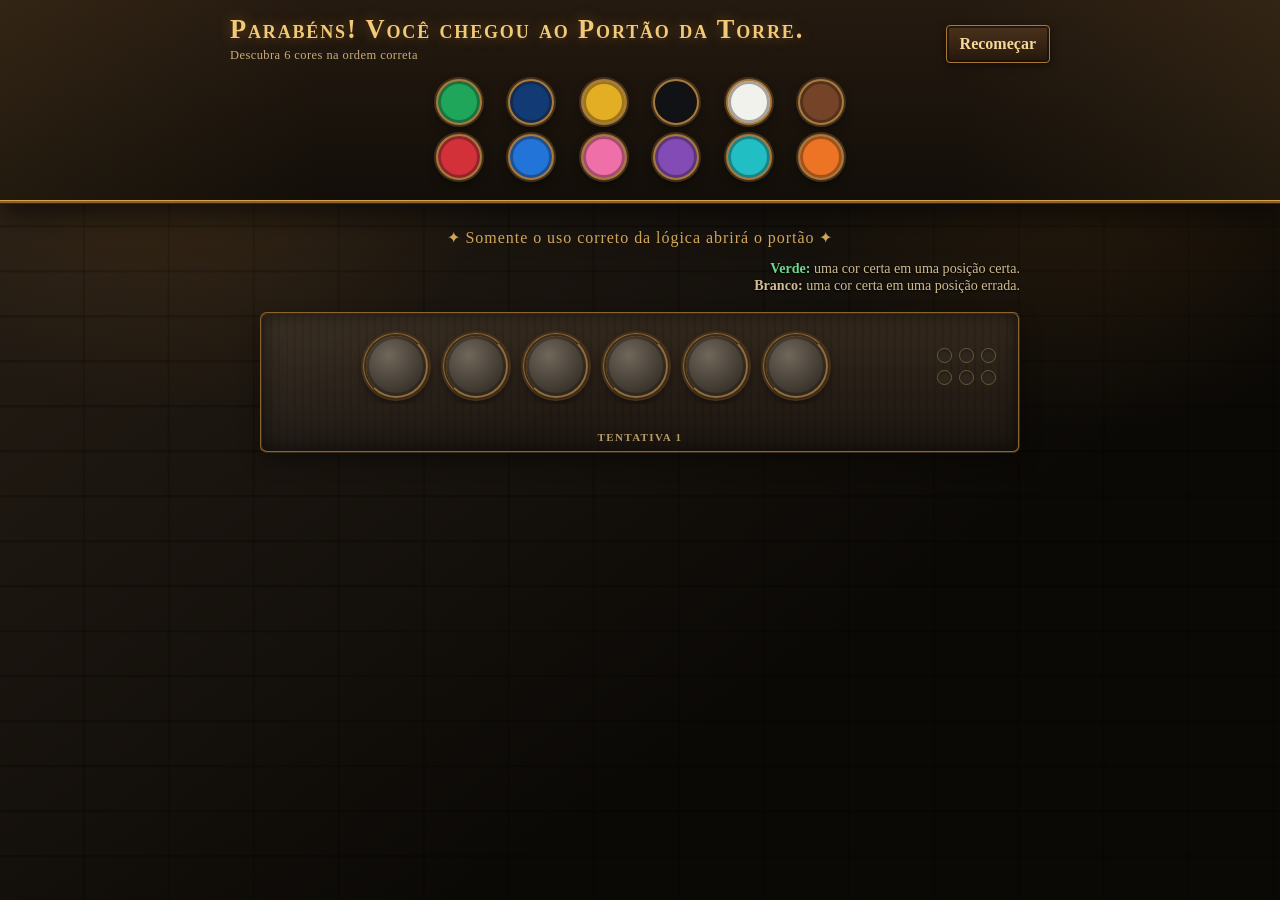
<file: index.html>
<!DOCTYPE html>
<html lang="pt-BR">
<head>
  <meta charset="UTF-8">
  <meta name="viewport" content="width=device-width, initial-scale=1.0, viewport-fit=cover">
  <meta name="theme-color" content="#15100b">
  <title>O Portão das Cores</title>
  <link rel="stylesheet" href="style.css">
</head>
<body>
  <header class="palette-shell">
    <div class="topbar">
      <div>
        <h1>Parabéns! Você chegou ao Portão da Torre.</h1>
        <p class="subtitle" id="gameSubtitle">Descubra as cores na ordem correta para abrí-lo.</p>
      </div>
      <button class="restart" id="restart" type="button">Recomeçar</button>
    </div>
    <div class="palette" id="palette" aria-label="Cores disponíveis"></div>
  </header>

  <main>
    <p class="instructions"><strong>Verde:</strong> uma cor certa em uma posição certa.<br> <strong>Branco:</strong> uma cor certa em uma posição errada.</p>
    <section id="board" aria-live="polite" aria-label="Tentativas"></section>
  </main>

  <canvas id="confetti" aria-hidden="true"></canvas>

  <div class="modal" id="victoryModal" role="dialog" aria-modal="true" aria-labelledby="victoryTitle">
    <div class="victory-card">
      <section class="victory-upper">
        <h2 id="victoryTitle">O PORTÃO FOI ABERTO!</h2>
        <img class="victory-gif" src="Portao_da_Torre.gif" alt="Portão medieval se abrindo e revelando a passagem para a torre">
      </section>
      <section class="victory-lower">
        <div class="solution" id="solution" aria-label="Sequência correta de cores e números"></div>
        <p class="victory-message">Memorize esta sequencia, junte os fragmentos de cada escudo, monte a chave e desperte o <br><a class="book-link" id="bookLink" href="LivroEnigmas.html">Livro dos Enigmas</a></p>
        
      </section>
    </div>
  </div>

  <script src="script.js"></script>
</body>
</html>
</file>
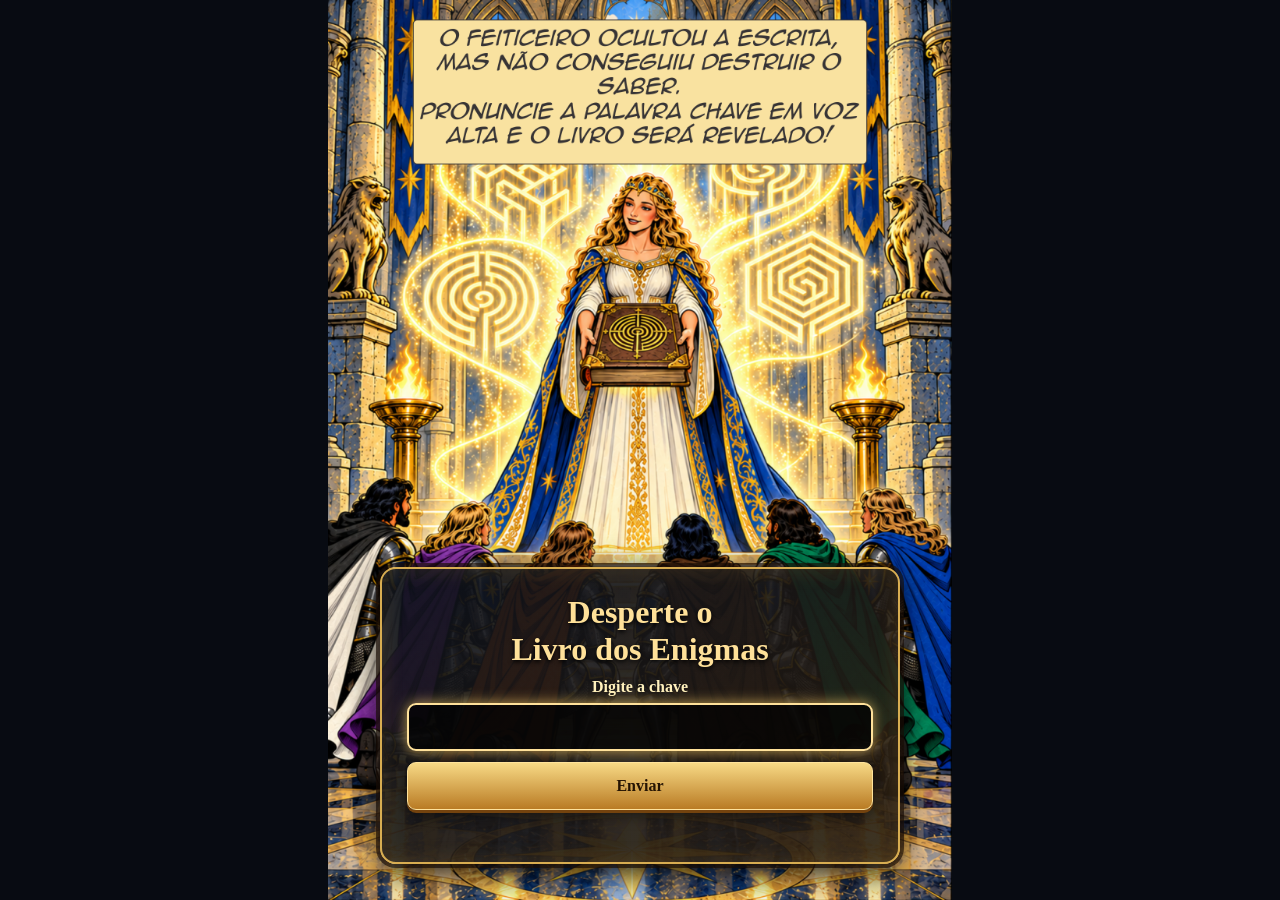
<file: LivroEnigmas.html>
<!DOCTYPE html>
<html lang="pt-BR">
<head>
  <meta charset="UTF-8">
  <meta name="viewport" content="width=device-width, initial-scale=1.0, viewport-fit=cover">
  <meta name="theme-color" content="#10151f">
  <title>O Livro dos Enigmas</title>
  <link rel="stylesheet" href="livro-enigmas.css">
</head>
<body>
  <main class="book-scene" id="bookScene">
    <img class="scene-image princess-image" src="princesa_final.png" alt="A princesa apresenta o Livro dos Enigmas aos cavaleiros">
    <div class="darkness" aria-hidden="true"></div>
    <div class="lightning" aria-hidden="true"></div>

    <section class="password-panel" id="passwordPanel" aria-labelledby="passwordTitle">
      <h1 id="passwordTitle">Desperte o <br>Livro dos Enigmas</h1>
      <label for="bookPassword">Digite a chave</label>
      <input id="bookPassword" type="text" autocomplete="off" autocapitalize="characters" spellcheck="false" maxlength="60">
      <button id="openBook" type="button">Enviar</button>
      <p class="status" id="passwordStatus" aria-live="polite"></p>
    </section>

    <section class="wizard-layer" id="wizardLayer" aria-hidden="true">
      <img class="wizard-image" src="feiticeiro.png" alt="O feiticeiro surge em meio a raios verdes e roxos">
      <p>Esta não é a chave.<br>Tente novamente!</p>
    </section>
  </main>

  <script src="livro-enigmas.js"></script>
</body>
</html>
</file>
<file: style.css>
:root {
  color-scheme: dark;
  --bg-1: #090a0d;
  --bg-2: #1b1e25;
  --panel: rgba(30, 33, 41, .92);
  --line: rgba(255, 255, 255, .12);
  --text: #f7f7f8;
  --muted: #a9adb8;
  --slot: #555a63;
  --accent: #63e6be;
  --correct: #35d07f;
  --size: clamp(42px, 10vw, 66px);
}

.book-link {
  display: inline-flex;
  align-items: center;
  justify-content: center;
  min-height: 44px;
  margin-top: 12px;
  padding: 9px 20px;
  border: 1px solid #ffe39b;
  border-radius: 8px;
  color: #241503;
  background: linear-gradient(#f6d77c, #bc7c24);
  font-weight: 800;
  text-decoration: none;
  box-shadow: 0 3px 0 #75430c;
}

* { box-sizing: border-box; }

html { min-height: 100%; background: var(--bg-1); }

body {
  margin: 0;
  min-height: 100vh;
  min-height: 100dvh;
  overflow-x: hidden;
  background:
    radial-gradient(circle at 20% 0%, rgba(75, 82, 104, .18), transparent 34%),
    linear-gradient(145deg, var(--bg-2), var(--bg-1) 66%);
  color: var(--text);
  font-family: Inter, ui-sans-serif, system-ui, -apple-system, BlinkMacSystemFont, "Segoe UI", sans-serif;
}

button { font: inherit; }

.palette-shell {
  position: sticky;
  z-index: 20;
  top: 0;
  padding: max(14px, env(safe-area-inset-top)) 14px 14px;
  border-bottom: 1px solid var(--line);
  background: rgba(12, 14, 18, .9);
  box-shadow: 0 10px 28px rgba(0, 0, 0, .28);
  backdrop-filter: blur(15px);
  -webkit-backdrop-filter: blur(15px);
}

.topbar {
  display: flex;
  align-items: end;
  justify-content: space-between;
  width: min(820px, 100%);
  margin: 0 auto 12px;
  gap: 12px;
}

h1 { margin: 0; font-size: clamp(1.15rem, 4vw, 1.65rem); letter-spacing: .02em; }
.subtitle { margin: 3px 0 0; color: var(--muted); font-size: .78rem; }

.restart {
  min-height: 38px;
  padding: 8px 13px;
  border: 1px solid var(--line);
  border-radius: 10px;
  background: rgba(255, 255, 255, .06);
  color: var(--text);
  cursor: pointer;
}

.restart:hover { background: rgba(255, 255, 255, .11); }

.palette {
  display: grid;
  grid-template-columns: repeat(6, minmax(38px, 1fr));
  grid-template-rows: repeat(2, auto);
  justify-items: center;
  width: min(430px, 100%);
  margin: 0 auto;
  gap: 9px;
  overflow-x: visible;
  padding: 4px 2px 7px;
  scrollbar-width: thin;
}

.color-choice, .slot, .solution-dot {
  position: relative;
  border-radius: 50%;
  box-shadow: inset 0 0 0 1px rgba(255, 255, 255, .24), 0 4px 12px rgba(0, 0, 0, .3);
}

.color-choice {
  width: 46px;
  aspect-ratio: 1;
  border: 2px solid rgba(255, 255, 255, .3);
  cursor: pointer;
  transition: transform .15s ease, opacity .15s ease, box-shadow .15s ease;
}

.color-choice:hover, .color-choice:focus-visible {
  transform: translateY(-3px) scale(1.06);
  outline: none;
  box-shadow: 0 0 0 3px rgba(255, 255, 255, .85), 0 8px 18px rgba(0, 0, 0, .38);
}

.color-choice.used { opacity: .28; transform: scale(.88); cursor: not-allowed; }

main { width: min(760px, calc(100% - 24px)); margin: 0 auto; padding: 24px 0 80px; }

.instructions { margin: 0 0 18px; color: var(--muted); text-align: center; font-size: .88rem; }
#board { display: grid; gap: 12px; }

.attempt {
  display: grid;
  grid-template-columns: minmax(0, 1fr) auto;
  align-items: center;
  gap: clamp(12px, 4vw, 30px);
  min-height: calc(var(--size) + 30px);
  padding: 14px clamp(12px, 4vw, 22px);
  border: 1px solid var(--line);
  border-radius: 18px;
  background: linear-gradient(145deg, rgba(255,255,255,.065), rgba(255,255,255,.025));
  box-shadow: 0 10px 30px rgba(0, 0, 0, .2);
  animation: reveal .28s ease both;
}

@keyframes reveal { from { opacity: 0; transform: translateY(-8px); } }

.slots {
  display: flex;
  justify-content: flex-start;
  gap: clamp(6px, 2vw, 14px);
  min-width: 0;
  overflow-x: auto;
  padding: 5px;
  scrollbar-width: thin;
}

.slot {
  width: var(--size);
  height: var(--size);
  flex: 0 0 var(--size);
  border: 2px solid rgba(255, 255, 255, .16);
  background: var(--slot);
  cursor: pointer;
  transition: background .18s ease, transform .16s ease, box-shadow .18s ease;
}

.slot:hover:not(:disabled) { transform: scale(1.04); }
.slot.selected {
  border-color: rgba(255, 255, 255, .95);
  box-shadow: 0 0 0 3px rgba(99, 230, 190, .45), 0 0 22px rgba(99, 230, 190, .34);
  animation: pulse 1.3s ease-in-out infinite;
}

@keyframes pulse { 50% { box-shadow: 0 0 0 5px rgba(99, 230, 190, .18), 0 0 27px rgba(99, 230, 190, .4); } }

.slot:disabled { cursor: default; }

.hints {
  display: grid;
  grid-template-columns: repeat(var(--hint-columns, 3), 15px);
  justify-content: center;
  align-content: center;
  gap: 7px;
  width: max-content;
  min-width: 44px;
  min-height: 44px;
}

.hint {
  width: 15px;
  height: 15px;
  border: 1px solid rgba(255, 255, 255, .16);
  border-radius: 50%;
  background: #3f434b;
  box-shadow: inset 0 1px 3px rgba(0,0,0,.5);
  opacity: .8;
}

.hint.correct { background: var(--correct); border-color: #93f2bd; opacity: 1; box-shadow: 0 0 10px rgba(53,208,127,.55); }
.hint.present { background: #d0bc91; border-color: #fff; opacity: 1; box-shadow: 0 0 9px rgba(255,255,255,.42); }

.attempt-number { grid-column: 1 / -1; margin: -3px 0 -6px; color: #777d88; font-size: .69rem; text-align: center; letter-spacing: .12em; text-transform: uppercase; }

.modal {
  position: fixed;
  z-index: 100;
  inset: 0;
  display: grid;
  place-items: center;
  padding: 20px;
  background: rgba(3, 4, 7, .76);
  backdrop-filter: blur(9px);
  -webkit-backdrop-filter: blur(9px);
  opacity: 0;
  visibility: hidden;
  transition: opacity .25s ease, visibility .25s ease;
}

.modal.show { opacity: 1; visibility: visible; }

.victory-card {
  width: min(520px, 100%);
  padding: clamp(27px, 7vw, 46px) 22px 28px;
  border: 1px solid rgba(255, 255, 255, .24);
  border-radius: 25px;
  background: linear-gradient(145deg, #2b303a, #15181e);
  box-shadow: 0 30px 80px rgba(0, 0, 0, .6), 0 0 40px rgba(99,230,190,.12);
  text-align: center;
  transform: scale(.85);
  transition: transform .35s cubic-bezier(.2, .9, .3, 1.2);
}

.modal.show .victory-card { transform: scale(1); }
.victory-card h2 { margin: 0 0 22px; font-size: clamp(2rem, 8vw, 3.3rem); line-height: 1; }
.solution { display: flex; justify-content: center; gap: clamp(5px, 1.8vw, 12px); margin: 0 auto 24px; }
.solution-dot {
  display: grid;
  place-items: center;
  width: clamp(30px, 9vw, 52px);
  aspect-ratio: 1;
  font-size: clamp(1.5rem, 4vw, 2rem);
  font-weight: 800;
  line-height: 1;
  text-shadow: 0 1px 2px rgba(0, 0, 0, .28);
}
.victory-card p { margin: 0; color: #d7dae0; font-size: clamp(1rem, 3.7vw, 1.22rem); line-height: 1.45; }

#confetti { position: fixed; z-index: 90; inset: 0; width: 100%; height: 100%; pointer-events: none; }

@media (max-width: 620px) {
  :root { --size: clamp(28px, 9vw, 36px); }
  .palette-shell { padding-inline: 10px; padding-bottom: 10px; }
  .topbar { margin-bottom: 8px; }
  .palette {
    grid-template-columns: repeat(6, minmax(0, 1fr));
    grid-template-rows: repeat(2, auto);
    justify-items: center;
    gap: 7px 5px;
    overflow-x: visible;
    padding: 2px 0 4px;
  }
  .color-choice { width: clamp(34px, 10.5vw, 40px); }
  main { width: min(100% - 16px, 760px); padding-top: 16px; }
  .instructions { margin-bottom: 12px; font-size: .78rem; }
  .attempt { min-height: calc(var(--size) + 24px); padding: 10px 4px; gap: 4px; }
  .slots { gap: 3px; padding: 4px 1px; overflow-x: hidden; }
  .hints { grid-template-columns: repeat(var(--hint-columns, 3), 12px); gap: 5px; min-width: 36px; }
  .hint { width: 12px; height: 12px; }
  .subtitle { display: none; }
}

@media (min-width: 621px) {
  .slots { justify-content: center; }
}

@media (prefers-reduced-motion: reduce) {
  *, *::before, *::after { animation-duration: .01ms !important; animation-iteration-count: 1 !important; transition-duration: .01ms !important; }
}

/* Tema medieval */
:root {
  --bg-1: #090704;
  --bg-2: #21170e;
  --panel: rgba(29, 21, 14, .94);
  --line: rgba(195, 139, 55, .38);
  --text: #f3dfb0;
  --muted: #c5aa7a;
  --slot: #50473b;
  --accent: #d9a54d;
  --correct: #35a95d;
}

body {
  background:
    radial-gradient(circle at 14% 8%, rgba(213, 133, 38, .16), transparent 25%),
    radial-gradient(circle at 86% 12%, rgba(213, 133, 38, .13), transparent 24%),
    repeating-linear-gradient(0deg, transparent 0 42px, rgba(0,0,0,.24) 43px 45px),
    repeating-linear-gradient(90deg, transparent 0 82px, rgba(0,0,0,.18) 83px 85px),
    linear-gradient(145deg, #2a2118, #0b0906 68%);
  font-family: Georgia, "Times New Roman", serif;
}

body::before {
  content: "";
  position: fixed;
  inset: 0;
  z-index: -1;
  pointer-events: none;
  opacity: .32;
  background-image:
    radial-gradient(circle at 10% 18%, #f29a2e 0 2px, transparent 3px),
    radial-gradient(circle at 91% 32%, #f7b64a 0 1px, transparent 2px),
    radial-gradient(circle at 18% 78%, #d56a1e 0 1px, transparent 2px);
  background-size: 120px 160px, 150px 190px, 190px 230px;
}

.palette-shell {
  border-bottom: 3px ridge #8d602b;
  background:
    linear-gradient(90deg, rgba(217,165,77,.08), transparent 25% 75%, rgba(217,165,77,.08)),
    linear-gradient(#251a10, #120e09);
  box-shadow: 0 10px 30px rgba(0,0,0,.65), inset 0 -1px 0 #d5a14a;
}

h1 {
  color: #f0ca78;
  font-variant: small-caps;
  letter-spacing: .07em;
  text-shadow: 0 2px 0 #3b220d, 0 0 14px rgba(238,165,60,.35);
}

.subtitle { color: #c9ad78; letter-spacing: .035em; }

.restart {
  border: 1px solid #a87935;
  border-radius: 4px;
  background: linear-gradient(#4b321b, #24170d);
  color: #f4d998;
  box-shadow: inset 0 0 0 2px rgba(25,14,6,.7), 0 2px 8px rgba(0,0,0,.5);
  font-weight: 700;
}

.restart:hover { background: linear-gradient(#684722, #302010); }

.color-choice, .slot, .solution-dot {
  border-color: #a67a3d;
  box-shadow:
    inset 0 0 0 3px rgba(25,17,10,.35),
    0 0 0 2px #46301a,
    0 4px 10px rgba(0,0,0,.5);
}

.color-choice:hover, .color-choice:focus-visible {
  box-shadow: 0 0 0 3px #e6c477, 0 0 20px rgba(244,158,48,.7);
}

main::before {
  content: "✦ Somente o uso correto da lógica abrirá o portão  ✦";
  display: block;
  margin: 0 auto 13px;
  color: #d9ad5d;
  text-align: center;
  font-size: clamp(.82rem, 3vw, 1rem);
  letter-spacing: .06em;
}

.instructions {
  color: #d0bc91;
  text-shadow: 0 1px 2px #000;
  text-align: right;
}

.instructions strong:first-child { color: #6dd98c; }

.attempt {
  border: 2px ridge #8d632e;
  border-radius: 7px;
  background:
    linear-gradient(135deg, rgba(255,255,255,.035), transparent 45%),
    repeating-linear-gradient(90deg, rgba(0,0,0,.1) 0 2px, transparent 2px 8px),
    linear-gradient(#34291d, #1b1510);
  box-shadow: inset 0 0 18px rgba(0,0,0,.55), 0 8px 20px rgba(0,0,0,.38);
}

.slot {
  border: 3px ridge #8f6b3a;
  background:
    radial-gradient(circle at 38% 32%, #71675a, #3a342c 70%);
}

.slot.selected {
  border-color: #f1c76e;
  box-shadow: 0 0 0 3px rgba(241,199,110,.35), 0 0 24px rgba(240,145,39,.65);
}

.hint {
  border: 1px solid #806641;
  background: #30291f;
}

.attempt-number { color: #b99b67; font-weight: 700; }

.modal {
  padding: 10px;
  background: rgba(5, 3, 2, .88);
}

.victory-card {
  width: min(640px, calc(100vw - 20px));
  max-height: calc(100dvh - 20px);
  padding: 0;
  overflow: hidden;
  border: 3px ridge #bd8941;
  border-radius: 8px;
  background: #110c07;
  box-shadow: 0 0 0 3px #3a250f, 0 24px 80px #000, 0 0 45px rgba(226,139,37,.24);
}

.victory-scene {
  position: relative;
  width: 100%;
  aspect-ratio: 2 / 3;
  max-height: calc(100dvh - 26px);
  background: #15100b url("portao-final-medieval.png") center / contain no-repeat;
}

.victory-card h2 {
  position: absolute;
  z-index: 2;
  top: 2.2%;
  left: 50%;
  width: 88%;
  margin: 0;
  padding: .34em .6em;
  transform: translateX(-50%);
  border: 1px solid rgba(229,181,91,.72);
  background: linear-gradient(90deg, transparent, rgba(10,7,4,.88) 12% 88%, transparent);
  color: #f5d68c;
  font-size: clamp(1.1rem, 5vw, 2.2rem);
  font-variant: small-caps;
  letter-spacing: .045em;
  text-shadow: 0 2px 2px #000, 0 0 12px rgba(245,163,54,.65);
}

.solution {
  position: absolute;
  z-index: 3;
  top: 46.15%;
  left: 50%;
  display: grid;
  grid-template-columns: repeat(6, 1fr);
  width: 51.7%;
  margin: 0;
  gap: 3.2%;
  transform: translate(-50%, -50%);
}

.solution-dot {
  width: 100%;
  min-width: 0;
  border: clamp(1px, .35vw, 3px) solid #e3bd70;
  font-family: Georgia, "Times New Roman", serif;
  font-size: clamp(.68rem, 3.4vw, 1.55rem);
  box-shadow: inset 0 0 0 2px rgba(0,0,0,.28), 0 0 8px #f2a43a;
  text-shadow: 0 1px 2px #000;
}

.victory-message {
  position: absolute;
  z-index: 2;
  left: 50%;
  bottom: 2.5%;
  width: 88%;
  margin: 0;
  padding: .55em .8em;
  transform: translateX(-50%);
  border: 1px solid #ac7b35;
  border-radius: 3px;
  background: linear-gradient(90deg, rgba(23,15,8,.76), rgba(10,7,4,.94), rgba(23,15,8,.76));
  color: #f1d99e !important;
  font-size: clamp(.74rem, 3.3vw, 1.08rem) !important;
  font-weight: 700;
  letter-spacing: .02em;
  text-shadow: 0 2px 2px #000;
}

@media (max-width: 620px) {
  .palette-shell { padding-top: max(9px, env(safe-area-inset-top)); }
  .restart { min-height: 34px; padding: 6px 9px; }
  main::before { margin-bottom: 8px; }
  .victory-card { width: min(94vw, calc((100dvh - 20px) * .6667)); }
  .victory-scene { max-height: calc(100dvh - 26px); }
}

/* Revelação final com o portão animado */
.modal {
  padding: 0;
  background: #090603;
}

.victory-card {
  display: grid;
  grid-template-rows: 50dvh 50dvh;
  width: 100vw;
  height: 100dvh;
  max-height: none;
  overflow: hidden;
  border: 0;
  border-radius: 0;
  background:
    radial-gradient(circle at 50% 72%, rgba(181,111,29,.18), transparent 42%),
    linear-gradient(#181008, #080503);
  box-shadow: none;
}

.victory-upper {
  display: grid;
  grid-template-rows: auto minmax(0, 1fr);
  min-height: 0;
  width: 100%;
  border-bottom: 2px solid #a87530;
  background: #0a0704;
  box-shadow: 0 8px 28px rgba(0,0,0,.65);
}

.victory-card h2 {
  position: static;
  width: 100%;
  margin: 0;
  padding: clamp(8px, 1.5vh, 18px) 12px;
  transform: none;
  border: 0;
  border-bottom: 1px solid rgba(219,166,76,.55);
  background: linear-gradient(90deg, #100a05, #2b1b0c 50%, #100a05);
  color: #f5d68c;
  font-size: clamp(1.45rem, 6vw, 3.6rem);
  font-variant: small-caps;
  letter-spacing: .06em;
  text-align: center;
  text-shadow: 0 3px 2px #000, 0 0 16px rgba(245,163,54,.65);
}

.victory-gif {
  display: block;
  width: 100%;
  height: 100%;
  min-height: 0;
  object-fit: contain;
  object-position: center;
  background: #090603;
}

.victory-lower {
  display: flex;
  flex-direction: column;
  align-items: center;
  justify-content: center;
  gap: clamp(18px, 4vh, 42px);
  min-height: 0;
  width: 100%;
  padding: clamp(18px, 4vh, 44px) clamp(12px, 4vw, 60px);
  background:
    linear-gradient(rgba(255,255,255,.018), transparent 35%),
    repeating-linear-gradient(90deg, rgba(0,0,0,.12) 0 2px, transparent 2px 9px),
    linear-gradient(#2b2015, #100b07);
}

.solution {
  position: static;
  display: grid;
  grid-template-columns: repeat(6, minmax(0, 1fr));
  align-items: center;
  width: min(92vw, 760px);
  margin: 0;
  gap: clamp(5px, 1.8vw, 18px);
  transform: none;
}

.solution-dot {
  width: 100%;
  min-width: 0;
  max-width: 112px;
  justify-self: center;
  border: clamp(2px, .45vw, 5px) solid #e3bd70;
  font-size: clamp(1rem, 4vw, 2.2rem);
  box-shadow:
    inset 0 0 0 3px rgba(0,0,0,.28),
    0 0 0 2px #4b2f13,
    0 0 18px rgba(242,164,58,.62);
}

.victory-message {
  position: static;
  width: min(92vw, 900px);
  margin: 0;
  padding: clamp(14px, 2.5vh, 25px) clamp(16px, 4vw, 42px);
  transform: none;
  border: 2px ridge #b27b31;
  border-radius: 6px;
  background: linear-gradient(90deg, #1b1108, #30200f 50%, #1b1108);
  color: #f4dda6 !important;
  font-size: clamp(.95rem, 3.2vw, 1.55rem) !important;
  font-weight: 700;
  line-height: 1.35 !important;
  text-align: center;
  text-shadow: 0 2px 2px #000;
  box-shadow: inset 0 0 18px rgba(0,0,0,.45), 0 6px 20px rgba(0,0,0,.38);
}

#confetti { z-index: 110; }

@media (max-width: 620px) {
  .victory-card {
    grid-template-rows: 50dvh 50dvh;
    width: 100vw;
    height: 100dvh;
  }

  .victory-upper { min-height: 0; }
  .victory-card h2 { font-size: clamp(1.35rem, 7vw, 2rem); letter-spacing: .035em; }
  .victory-lower { gap: clamp(14px, 3vh, 24px); padding: 16px 8px max(16px, env(safe-area-inset-bottom)); }
  .solution { width: calc(100vw - 16px); gap: 5px; }
  .solution-dot { font-size: clamp(.88rem, 4.7vw, 1.25rem); border-width: 2px; }
  .victory-message { width: calc(100vw - 20px); padding: 12px 10px; font-size: clamp(.82rem, 3.8vw, 1rem) !important; }
}
</file>
<file: livro-enigmas.css>
:root {
  color-scheme: dark;
  font-family: Georgia, "Times New Roman", serif;
}

* { box-sizing: border-box; }

html, body {
  width: 100%;
  min-height: 100%;
  margin: 0;
  overflow: hidden;
  background: #080b12;
}

button, input { font: inherit; }

.book-scene {
  position: relative;
  width: 100vw;
  height: 100vh;
  height: 100dvh;
  isolation: isolate;
  overflow: hidden;
  background: #080b12;
}

.scene-image {
  position: absolute;
  inset: 0;
  width: 100%;
  height: 100%;
  object-fit: contain; /* Cover = para cobrir a página toda */
  object-position: center;
  transition: opacity 1.35s ease, filter 1.35s ease, transform 5s ease;
}

.darkness {
  position: absolute;
  z-index: 2;
  inset: 0;
  pointer-events: none;
  opacity: 0;
  background: radial-gradient(circle at 50% 43%, rgba(12, 22, 29, .18), rgba(0, 0, 0, .94) 78%);
  transition: opacity 1.5s ease;
}

.lightning {
  position: absolute;
  z-index: 5;
  inset: 0;
  pointer-events: none;
  opacity: 0;
  mix-blend-mode: screen;
  background: radial-gradient(circle at 50% 35%, rgba(205, 255, 186, .88), rgba(103, 255, 60, .2) 35%, transparent 68%);
}

.password-panel {
  position: absolute;
  z-index: 4;
  left: 50%;
  bottom: max(4vh, env(safe-area-inset-bottom));
  width: min(90vw, 520px);
  padding: clamp(15px, 2.5vw, 25px);
  transform: translateX(-50%);
  text-align: center;
  border: 2px solid #d8ad51;
  border-radius: 16px;
  color: #fff1bd;
  background: linear-gradient(145deg, rgba(12, 17, 27, .92), rgba(41, 29, 16, .9));
  box-shadow: 0 0 0 4px rgba(25, 13, 5, .65), 0 8px 34px #000, inset 0 0 22px rgba(221, 165, 60, .16);
  transition: opacity .5s ease, transform .5s ease, visibility .5s;
}

.password-panel h1 {
  margin: 0 0 10px;
  color: #ffe199;
  font-size: clamp(1.2rem, 4.5vw, 2rem);
  text-shadow: 0 2px 4px #000;
}

.password-panel label {
  display: block;
  margin-bottom: 7px;
  font-weight: 700;
}

.password-panel input {
  width: 100%;
  min-height: 48px;
  padding: 8px 12px;
  border: 2px solid #b78b36;
  border-radius: 9px;
  outline: 0;
  color: #fff;
  background: rgba(0, 0, 0, .72);
  text-align: center;
  text-transform: uppercase;
  font: 700 clamp(1rem, 4vw, 1.35rem) system-ui, sans-serif;
  letter-spacing: .08em;
}

.password-panel input:focus {
  border-color: #ffe19a;
  box-shadow: 0 0 14px rgba(255, 210, 106, .7);
}

.password-panel button {
  width: 100%;
  min-height: 48px;
  margin-top: 11px;
  border: 1px solid #ffe39b;
  border-radius: 9px;
  cursor: pointer;
  color: #251403;
  background: linear-gradient(#f7d985, #b97b24);
  font-weight: 800;
  box-shadow: 0 3px 0 #74430e, 0 5px 14px rgba(0, 0, 0, .5);
}

.password-panel button:active { transform: translateY(2px); }
.status { min-height: 1.2em; margin: 8px 0 0; color: #fff0b5; }

.wizard-layer {
  position: absolute;
  z-index: 6;
  inset: 0;
  display: grid;
  place-items: center;
  pointer-events: none;
  opacity: 0;
  visibility: hidden;
  transition: opacity 1.35s ease, visibility 1.35s;
}

.wizard-image {
  position: absolute;
  width: min(88vw, 760px);
  height: min(82vh, 860px);
  object-fit: contain;
  filter: drop-shadow(0 0 22px rgba(77, 255, 62, .6)) drop-shadow(0 0 36px rgba(162, 45, 255, .5));
}

.wizard-layer p {
  position: absolute;
  bottom: max(7vh, env(safe-area-inset-bottom));
  width: min(92vw, 760px);
  margin: 0;
  padding: .5em .7em;
  text-align: center;
  color: #7dff68;
  font-size: clamp(1.45rem, 6vw, 3.25rem);
  font-weight: 900;
  line-height: 1.05;
  text-shadow: 0 3px 3px #000, 0 0 9px #000, 0 0 20px #1d8c1c;
}

.book-scene.failing .princess-image {
  opacity: .06;
  filter: brightness(.24) saturate(.45);
  transform: scale(1.025);
}

.book-scene.failing .darkness { opacity: 1; }
.book-scene.failing .password-panel { opacity: 0; visibility: hidden; transform: translate(-50%, 20px); }
.book-scene.wizard-visible .wizard-layer { opacity: 1; visibility: visible; }

.book-scene.lightning-flash .lightning { animation: flash .7s steps(2, end); }

@keyframes flash {
  0%, 100% { opacity: 0; }
  9% { opacity: .95; }
  18% { opacity: .1; }
  28% { opacity: .78; }
  43% { opacity: 0; }
  55% { opacity: .5; }
}

@media (max-width: 600px) {
  .scene-image { object-position: center top; }
  .password-panel { bottom: max(2vh, env(safe-area-inset-bottom)); }
  .wizard-image { width: 100vw; height: 76vh; }
  .wizard-layer p { bottom: max(4vh, env(safe-area-inset-bottom)); }
}

@media (prefers-reduced-motion: reduce) {
  .scene-image, .darkness, .password-panel, .wizard-layer { transition-duration: .2s; }
  .lightning { display: none; }
}
</file>
